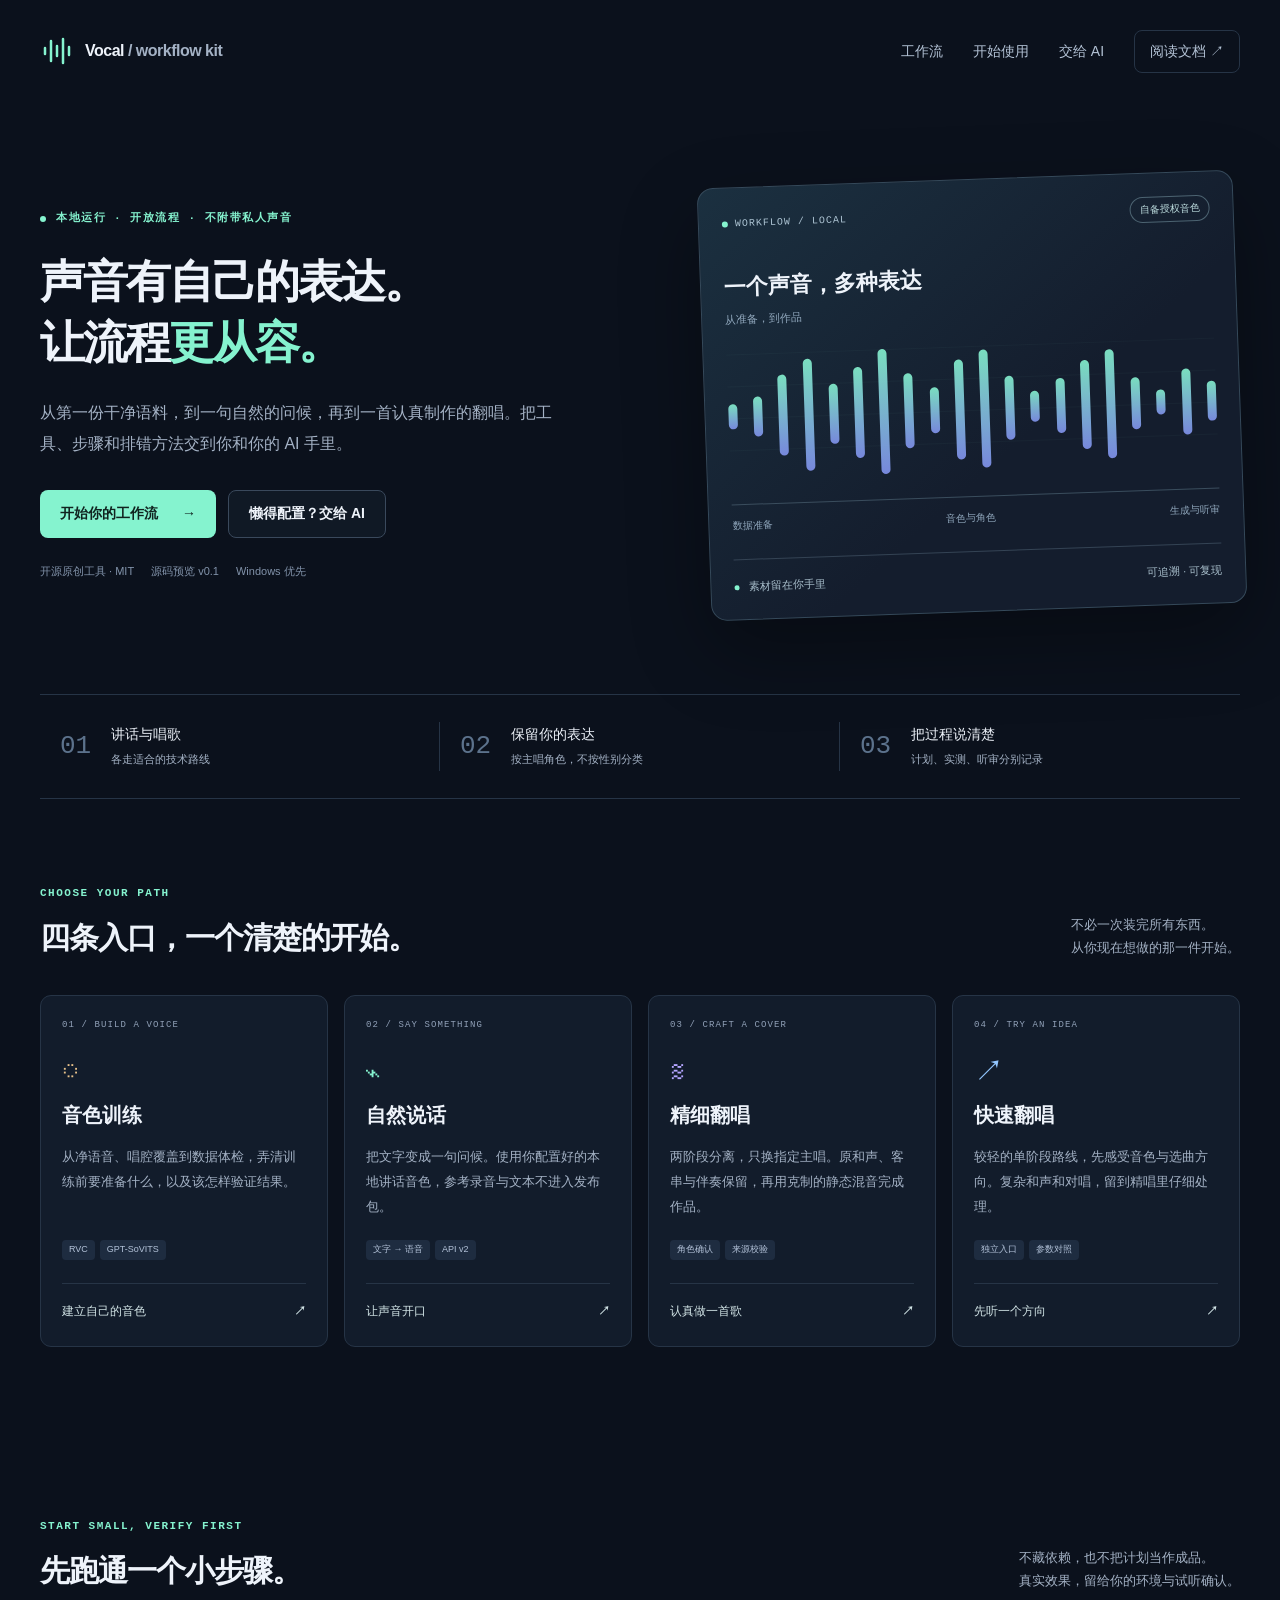
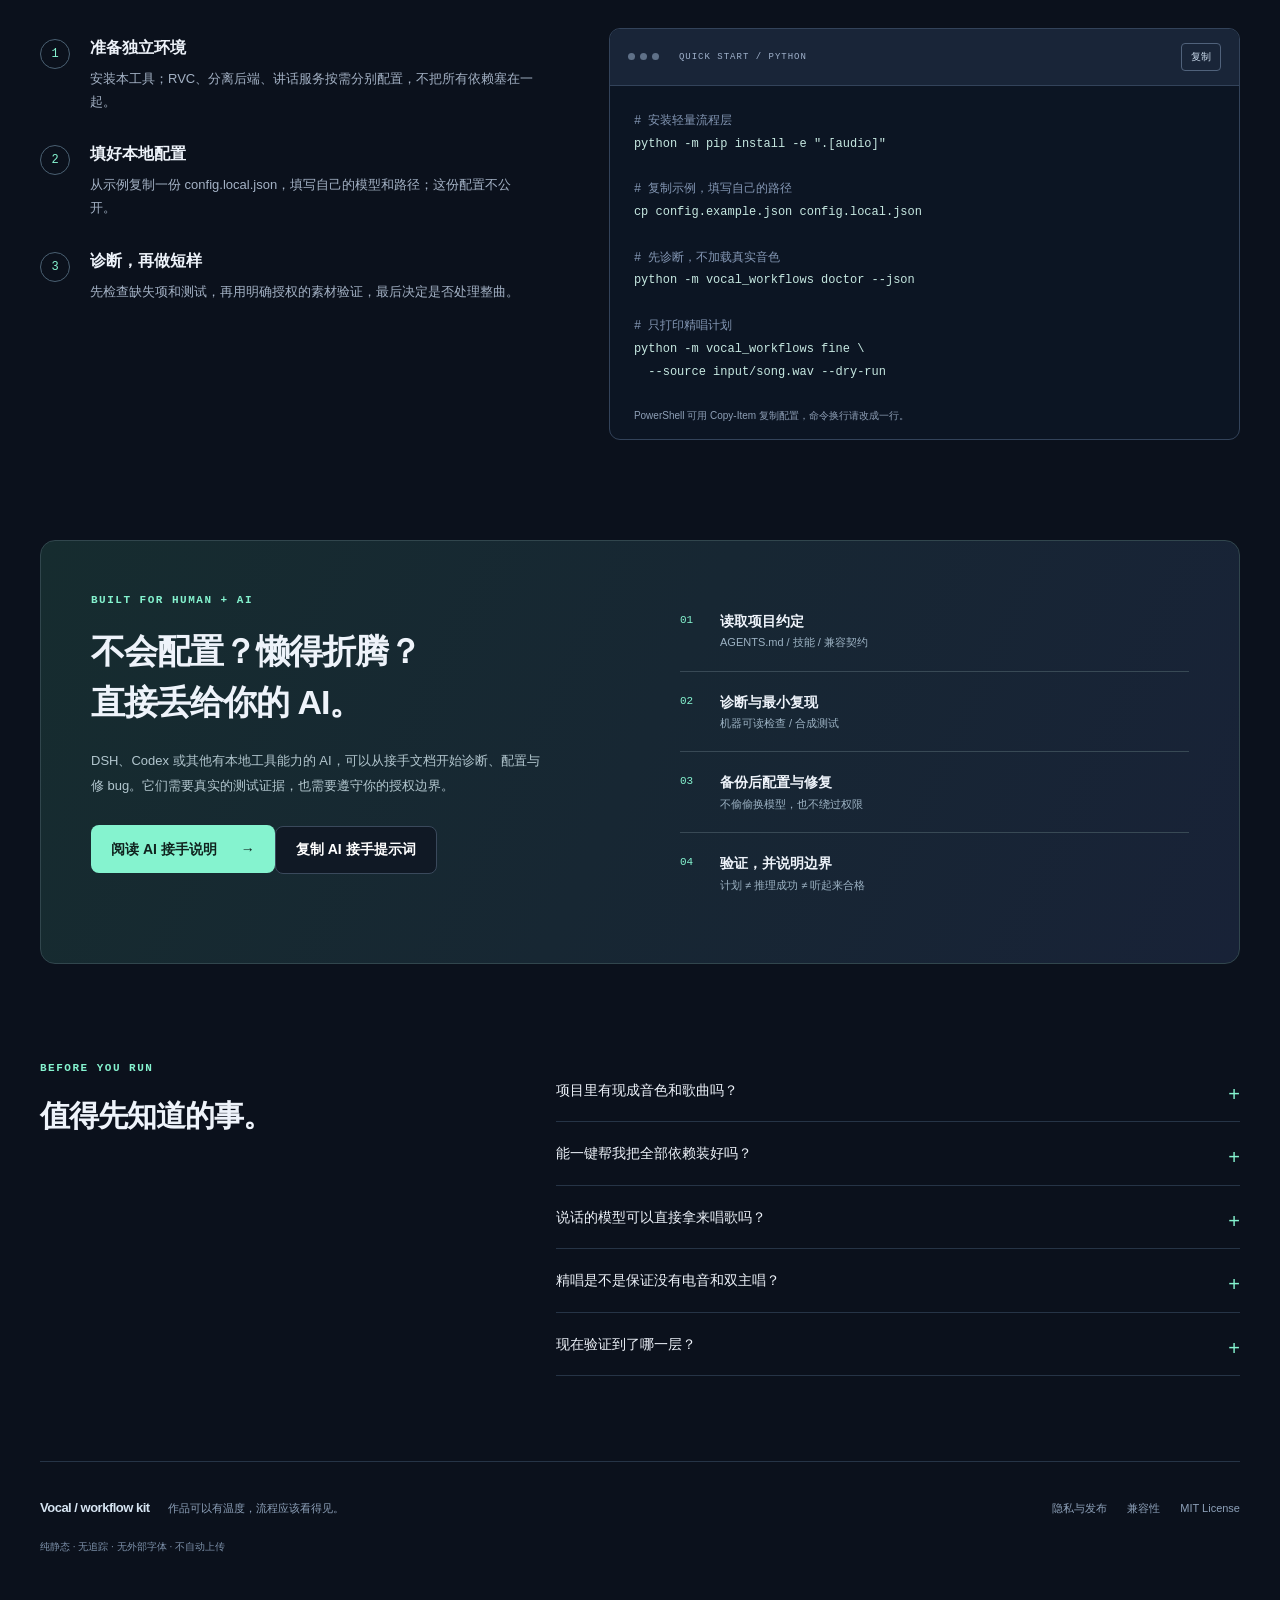
<file: index.html>
<!doctype html>
<html lang="zh-CN"><meta charset="utf-8"><meta name="viewport" content="width=device-width,initial-scale=1"><meta http-equiv="refresh" content="0;url=docs/index.html"><title>Vocal Workflow Kit</title><a href="docs/index.html">进入 Vocal Workflow Kit 项目主页</a></html>
</file>
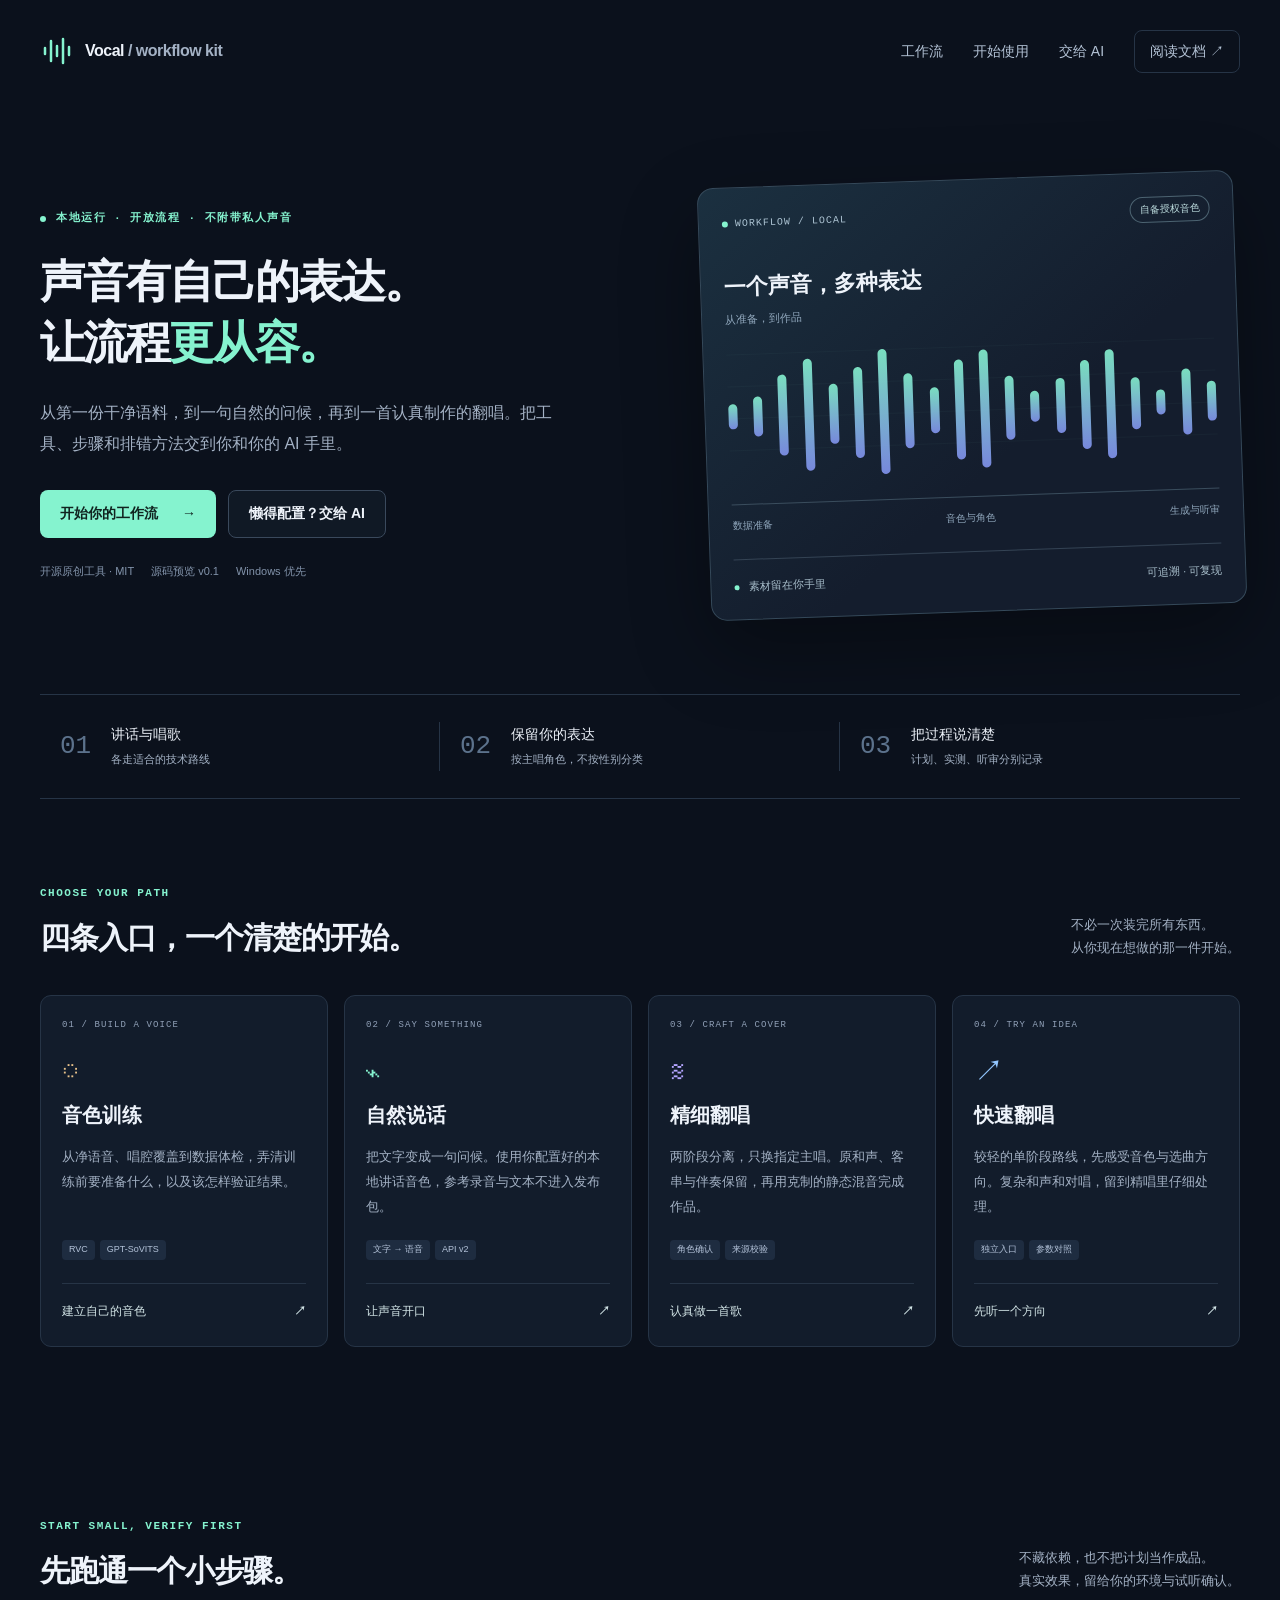
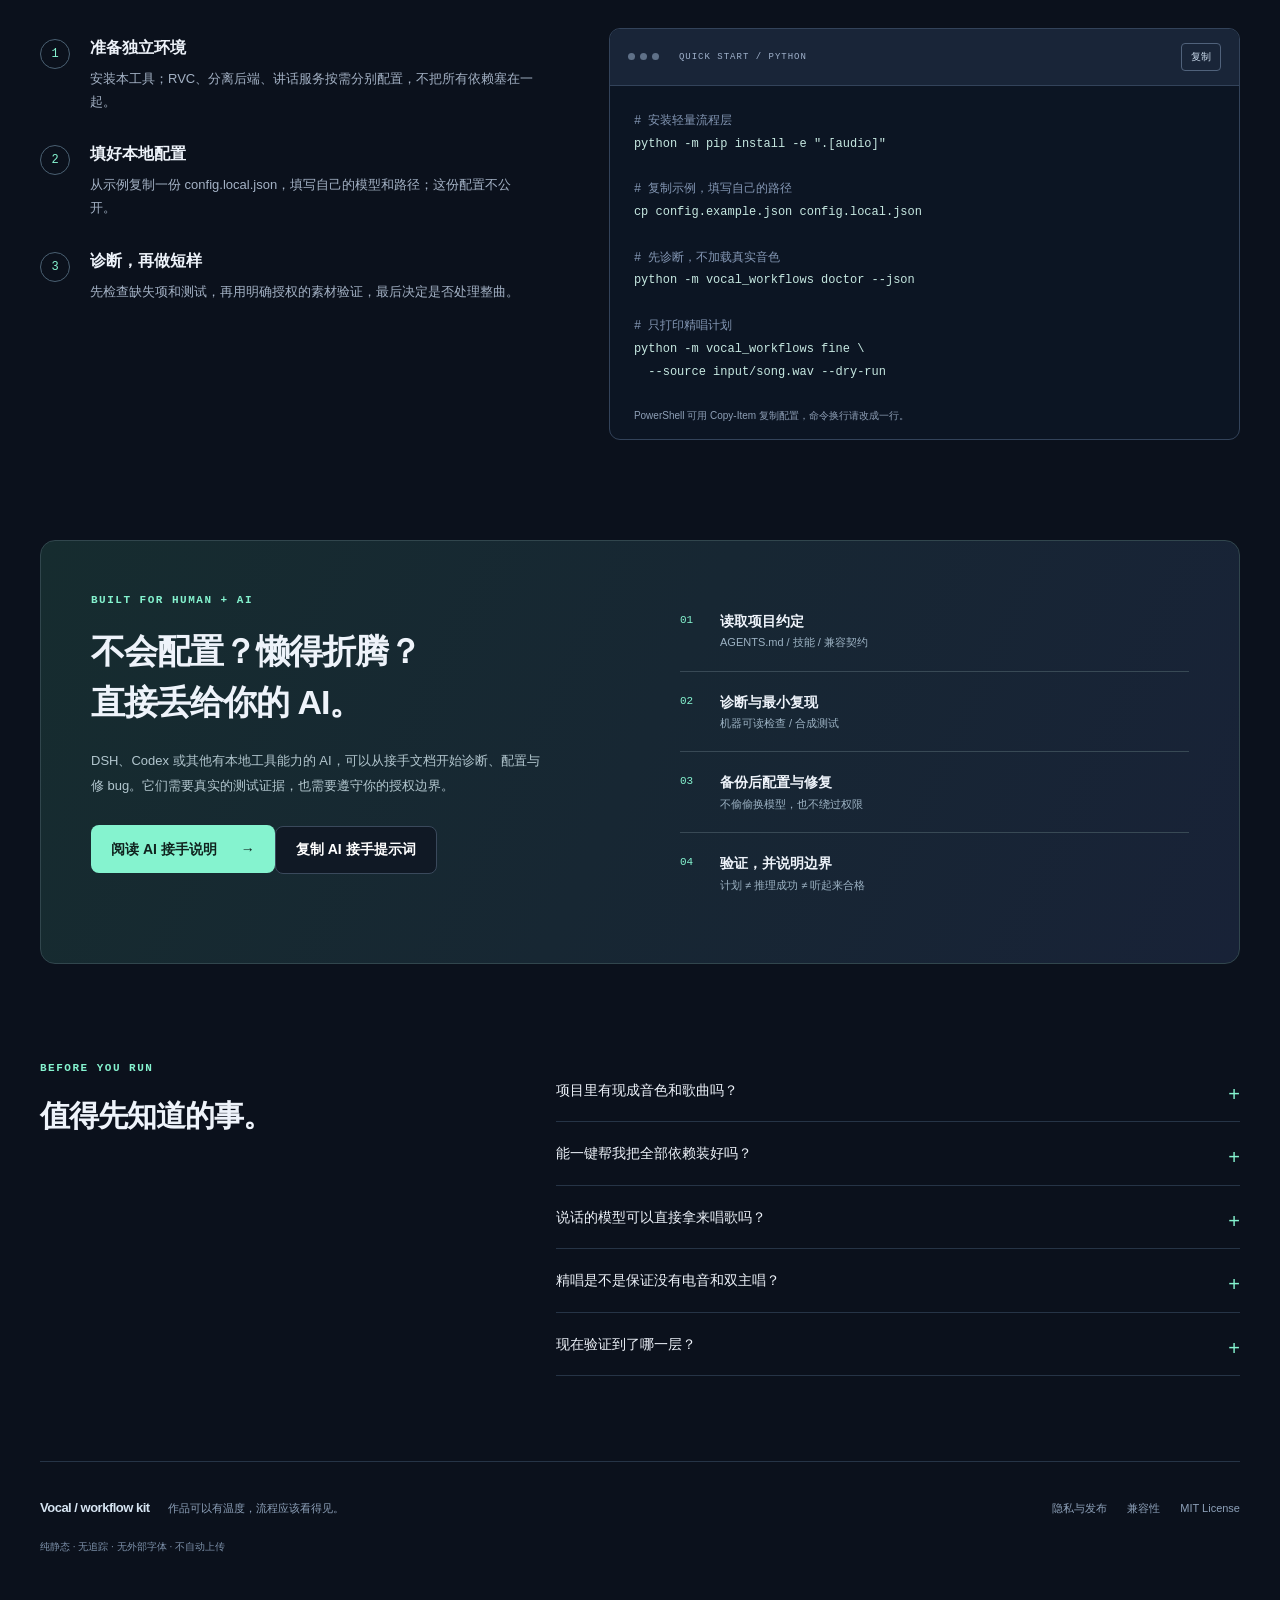
<file: docs/index.html>
<!doctype html>
<html lang="zh-CN">
<head><meta charset="utf-8"><meta name="viewport" content="width=device-width,initial-scale=1"><meta name="description" content="本地讲话与唱歌的开放工作流：音色训练、GPT-SoVITS讲话、RVC精唱与快速翻唱。可交给你的AI配置与排错，不附带私人声音。"><meta name="color-scheme" content="dark"><title>Vocal Workflow Kit · 让声音成为作品</title><link rel="stylesheet" href="assets/site.css"></head>
<body>
<a class="skip" href="#main">跳到正文</a>
<header class="nav wrap"><a href="#" class="brand" aria-label="Vocal Workflow Kit 首页"><svg viewBox="0 0 32 32" aria-hidden="true"><path d="M5 13v6m6-13v20m6-15v10m6-17v24m6-16v8"/></svg><span>Vocal<span class="muted"> / workflow kit</span></span></a><nav aria-label="主导航"><a href="#workflows">工作流</a><a href="#start">开始使用</a><a href="#ai">交给 AI</a><a href="INDEX.md" class="nav-doc">阅读文档 <span aria-hidden="true">↗</span></a></nav></header>
<main id="main">
<section class="hero wrap"><div class="hero-copy"><p class="eyebrow"><i></i> 本地运行 · 开放流程 · 不附带私人声音</p><h1>声音有自己的表达。<br>让流程<span class="accent">更从容。</span></h1><p class="lede">从第一份干净语料，到一句自然的问候，再到一首认真制作的翻唱。把工具、步骤和排错方法交到你和你的 AI 手里。</p><div class="hero-actions"><a class="button primary" href="#start">开始你的工作流 <span aria-hidden="true">→</span></a><a class="button secondary" href="../AI_HANDOFF.md">懒得配置？交给 AI</a></div><div class="hero-meta"><span>开源原创工具 · MIT</span><span>源码预览 v0.1</span><span>Windows 优先</span></div></div>
<div class="studio" aria-label="声音工作流示意，不是真实音频演示"><div class="studio-top"><span class="tiny"><i></i> WORKFLOW / LOCAL</span><span class="pill">自备授权音色</span></div><div class="studio-title"><span>一个声音，多种表达</span><small>从准备，到作品</small></div><div class="wave" aria-hidden="true"><b style="--h:20%"></b><b style="--h:32%"></b><b style="--h:65%"></b><b style="--h:90%"></b><b style="--h:48%"></b><b style="--h:73%"></b><b style="--h:100%"></b><b style="--h:60%"></b><b style="--h:37%"></b><b style="--h:80%"></b><b style="--h:94%"></b><b style="--h:51%"></b><b style="--h:25%"></b><b style="--h:44%"></b><b style="--h:71%"></b><b style="--h:87%"></b><b style="--h:42%"></b><b style="--h:20%"></b><b style="--h:53%"></b><b style="--h:32%"></b></div><div class="timeline"><span>数据准备</span><span>音色与角色</span><span>生成与听审</span></div><div class="studio-bottom"><div><span class="dot"></span> 素材留在你手里</div><span>可追溯 · 可复现</span></div></div></section>
<div class="principles wrap"><div><strong>01</strong><span>讲话与唱歌<br><small>各走适合的技术路线</small></span></div><div><strong>02</strong><span>保留你的表达<br><small>按主唱角色，不按性别分类</small></span></div><div><strong>03</strong><span>把过程说清楚<br><small>计划、实测、听审分别记录</small></span></div></div>
<section class="section wrap" id="workflows"><div class="section-head"><div><p class="eyebrow">CHOOSE YOUR PATH</p><h2>四条入口，一个清楚的开始。</h2></div><p>不必一次装完所有东西。<br>从你现在想做的那一件开始。</p></div><div class="cards">
<a class="card" href="01-training.md"><span class="card-no">01 / BUILD A VOICE</span><div class="icon amber" aria-hidden="true">◌</div><h3>音色训练</h3><p>从净语音、唱腔覆盖到数据体检，弄清训练前要准备什么，以及该怎样验证结果。</p><div class="tags"><span>RVC</span><span>GPT-SoVITS</span></div><span class="card-link">建立自己的音色 <b>↗</b></span></a>
<a class="card" href="04-speech.md"><span class="card-no">02 / SAY SOMETHING</span><div class="icon mint" aria-hidden="true">⌁</div><h3>自然说话</h3><p>把文字变成一句问候。使用你配置好的本地讲话音色，参考录音与文本不进入发布包。</p><div class="tags"><span>文字 → 语音</span><span>API v2</span></div><span class="card-link">让声音开口 <b>↗</b></span></a>
<a class="card" href="02-fine.md"><span class="card-no">03 / CRAFT A COVER</span><div class="icon lilac" aria-hidden="true">≋</div><h3>精细翻唱</h3><p>两阶段分离，只换指定主唱。原和声、客串与伴奏保留，再用克制的静态混音完成作品。</p><div class="tags"><span>角色确认</span><span>来源校验</span></div><span class="card-link">认真做一首歌 <b>↗</b></span></a>
<a class="card" href="03-quick.md"><span class="card-no">04 / TRY AN IDEA</span><div class="icon sky" aria-hidden="true">↗</div><h3>快速翻唱</h3><p>较轻的单阶段路线，先感受音色与选曲方向。复杂和声和对唱，留到精唱里仔细处理。</p><div class="tags"><span>独立入口</span><span>参数对照</span></div><span class="card-link">先听一个方向 <b>↗</b></span></a>
</div></section>
<section class="section wrap" id="start"><div class="section-head"><div><p class="eyebrow">START SMALL, VERIFY FIRST</p><h2>先跑通一个小步骤。</h2></div><p>不藏依赖，也不把计划当作成品。<br>真实效果，留给你的环境与试听确认。</p></div><div class="start-grid"><ol class="steps"><li><span>1</span><div><h3>准备独立环境</h3><p>安装本工具；RVC、分离后端、讲话服务按需分别配置，不把所有依赖塞在一起。</p></div></li><li><span>2</span><div><h3>填好本地配置</h3><p>从示例复制一份 config.local.json，填写自己的模型和路径；这份配置不公开。</p></div></li><li><span>3</span><div><h3>诊断，再做短样</h3><p>先检查缺失项和测试，再用明确授权的素材验证，最后决定是否处理整曲。</p></div></li></ol><div class="terminal"><div class="terminal-bar"><span><i></i><i></i><i></i></span><small>QUICK START / PYTHON</small><button type="button" id="copy" aria-label="复制快速开始命令">复制</button></div><pre id="commands"><code><span class="comment"># 安装轻量流程层</span>
python -m pip install -e ".[audio]"

<span class="comment"># 复制示例，填写自己的路径</span>
cp config.example.json config.local.json

<span class="comment"># 先诊断，不加载真实音色</span>
python -m vocal_workflows doctor --json

<span class="comment"># 只打印精唱计划</span>
python -m vocal_workflows fine \
  --source input/song.wav --dry-run</code></pre><p class="terminal-note">PowerShell 可用 Copy-Item 复制配置，命令换行请改成一行。</p></div></div></section>
<section class="ai-section wrap" id="ai"><div><p class="eyebrow">BUILT FOR HUMAN + AI</p><h2>不会配置？懒得折腾？<br>直接丢给你的 AI。</h2><p>DSH、Codex 或其他有本地工具能力的 AI，可以从接手文档开始诊断、配置与修 bug。它们需要真实的测试证据，也需要遵守你的授权边界。</p><a href="../AI_HANDOFF.md" class="button primary">阅读 AI 接手说明 <span aria-hidden="true">→</span></a><button type="button" class="button secondary" id="copy-ai">复制 AI 接手提示词</button><p id="ai-copy-status" role="status" aria-live="polite"></p></div><div class="ai-flow"><div><span>01</span><strong>读取项目约定</strong><small>AGENTS.md / 技能 / 兼容契约</small></div><div><span>02</span><strong>诊断与最小复现</strong><small>机器可读检查 / 合成测试</small></div><div><span>03</span><strong>备份后配置与修复</strong><small>不偷偷换模型，也不绕过权限</small></div><div><span>04</span><strong>验证，并说明边界</strong><small>计划 ≠ 推理成功 ≠ 听起来合格</small></div></div></section>
<section class="section wrap faq"><div><p class="eyebrow">BEFORE YOU RUN</p><h2>值得先知道的事。</h2></div><div><details><summary>项目里有现成音色和歌曲吗？</summary><p>没有。只提供通用代码、文档、示例和合成测试。请自行准备有授权的素材、模型与参考录音。</p></details><details><summary>能一键帮我把全部依赖装好吗？</summary><p>AI 接手说明可以帮助配置，但仍受宿主权限和授权范围约束。上游版本、模型与环境需要核对，下载和训练不会自动开始。</p></details><details><summary>说话的模型可以直接拿来唱歌吗？</summary><p>本工具的讲话路线使用 GPT-SoVITS，翻唱路线使用 RVC，两类权重不能互换。RVC 也不是从歌词自动作曲。</p></details><details><summary>精唱是不是保证没有电音和双主唱？</summary><p>不能保证。输入、训练覆盖和分离误差都会影响效果。项目保留来源和参数记录，要求检查角色与交叠处，听审仍由使用者完成。</p></details><details><summary>现在验证到了哪一层？</summary><p>源码预览包含计划、替身编排、合成音频与模拟讲话接口测试。完整真实后端需在你的环境用授权短样验收；不冒充所有设备都已跑通。</p></details></div></section>
</main>
<footer class="wrap"><div class="brand">Vocal / workflow kit</div><p>作品可以有温度，流程应该看得见。</p><div><a href="privacy-and-release.md">隐私与发布</a><a href="compatibility.md">兼容性</a><a href="../LICENSE">MIT License</a></div><small>纯静态 · 无追踪 · 无外部字体 · 不自动上传</small></footer>
<script src="assets/site.js"></script></body></html>
</file>
<file: docs/assets/site.css>
:root{--bg:#0b111c;--panel:#121c2b;--panel2:#172334;--text:#eef3fa;--muted:#a4b2c5;--line:#263446;--mint:#85f3cf;--lilac:#b4a5ff}*{box-sizing:border-box}html{scroll-behavior:smooth;scroll-padding-top:32px}body{margin:0;background:var(--bg);color:var(--text);font:16px/1.75 Inter,"Segoe UI","Microsoft YaHei",sans-serif}a{color:inherit;text-decoration:none}button,a,summary{touch-action:manipulation}a:focus-visible,button:focus-visible,summary:focus-visible{outline:3px solid var(--mint);outline-offset:6px}button,summary{cursor:pointer}.wrap{width:min(1200px,calc(100% - 80px));margin:auto}.muted{color:var(--muted)}.skip{position:fixed;left:16px;top:-80px;padding:8px 20px;background:var(--mint);color:#09131c;z-index:5}.skip:focus{top:16px}.nav{display:flex;align-items:center;justify-content:space-between;gap:24px;padding:30px 0}.brand{display:flex;align-items:center;gap:13px;font-weight:700;letter-spacing:-.5px}.brand svg{width:32px;stroke:var(--mint);stroke-width:2.5;stroke-linecap:round;fill:none}.nav nav{display:flex;align-items:center;gap:30px;font-size:14px;color:#b4c3d6}.nav a:hover{color:var(--mint)}.nav-doc{border:1px solid var(--line);padding:8px 15px;border-radius:8px}.hero{padding:76px 0 82px;display:grid;grid-template-columns:1.12fr 1fr;align-items:center;gap:64px}.eyebrow{font-family:"Cascadia Code",Consolas,monospace;color:var(--mint);font-size:11px;font-weight:600;letter-spacing:1.5px;margin:0 0 23px;display:flex;align-items:center;gap:10px}.eyebrow i,.tiny i,.dot{display:inline-block;width:6px;height:6px;border-radius:50%;background:var(--mint)}h1{font-size:clamp(35px,3.5vw,51px);letter-spacing:-2px;line-height:1.35;margin:0 0 25px;font-weight:750}.accent{color:var(--mint)}.lede{color:var(--muted);max-width:540px;margin:0 0 30px;font-size:16px;line-height:1.95}.hero-actions{display:flex;gap:12px;flex-wrap:wrap}.button{display:inline-flex;justify-content:center;align-items:center;gap:24px;min-height:48px;padding:10px 20px;border-radius:8px;font-size:14px;font-weight:700;transition:background .2s,color .2s,transform .2s}.primary{background:var(--mint);color:#10231f}.primary:hover{background:#a5ffdf;transform:translateY(-2px)}.secondary{border:1px solid #3a495c;background:#101925}.secondary:hover{background:#1e2a3c}.hero-meta{display:flex;flex-wrap:wrap;gap:17px;color:#8293aa;font-size:11px;margin-top:24px}.studio{position:relative;background:linear-gradient(140deg,#1b3040,#141d2d 60%);border:1px solid #35495a;border-radius:16px;padding:23px;box-shadow:0 30px 80px #0005;transform:rotate(-2deg)}.studio-top{display:flex;align-items:center;justify-content:space-between;gap:10px}.tiny{font:10px "Cascadia Code",Consolas,monospace;letter-spacing:1px;color:#aec5d4;display:flex;align-items:center;gap:7px}.pill{font-size:10px;border:1px solid #4c6371;border-radius:20px;padding:3px 9px;color:#bcdbdd}.studio-title{display:flex;flex-direction:column;margin-top:31px;font-size:22px;font-weight:600}.studio-title small{font-size:11px;color:#90a7bc;font-weight:400;margin-top:4px}.wave{height:125px;display:flex;align-items:center;justify-content:space-between;gap:7px;margin:25px 0;background:linear-gradient(#91eccc08 1px,transparent 1px) 0 0/100% 32px}.wave b{display:block;height:var(--h);width:9px;border-radius:20px;background:linear-gradient(var(--mint),#8293ef);opacity:.9}.timeline{display:flex;justify-content:space-between;color:#90a7bc;font-size:10px;border-top:1px solid #3a4d5d;padding-top:12px}.studio-bottom{border-top:1px solid #344354;margin-top:24px;padding-top:17px;display:flex;justify-content:space-between;font-size:11px;color:#a7bdca}.dot{width:5px;height:5px;margin-right:6px}.principles{display:grid;grid-template-columns:repeat(3,1fr);border-top:1px solid var(--line);border-bottom:1px solid var(--line);padding:27px 0}.principles>div{display:flex;gap:20px;align-items:center;padding-left:20px;border-right:1px solid var(--line)}.principles>div:last-child{border:0}.principles strong{font:26px "Cascadia Code",Consolas,monospace;color:#5c728c}.principles span{font-size:14px}.principles small{font-size:11px;color:var(--muted)}.section{padding:85px 0}.section-head{display:flex;justify-content:space-between;gap:30px;align-items:end;margin-bottom:35px}.section-head .eyebrow{margin-bottom:12px}h2{font-size:30px;line-height:1.5;letter-spacing:-1px;margin:0}.section-head>p{font-size:13px;line-height:1.8;color:var(--muted);margin:0}.cards{display:grid;grid-template-columns:repeat(4,1fr);gap:16px}.card{display:flex;flex-direction:column;padding:24px 21px;background:var(--panel);border:1px solid var(--line);border-radius:11px;transition:border-color .2s,transform .2s}.card:hover{border-color:#6cb2a6;transform:translateY(-4px)}.card-no{font:9px "Cascadia Code",Consolas,monospace;letter-spacing:1.1px;color:#91a1b8}.icon{font-size:30px;margin:26px 0 12px;line-height:1}.amber{color:#e7c18a}.mint{color:var(--mint)}.lilac{color:var(--lilac)}.sky{color:#93c6ff}.card h3{font-size:20px;margin:0 0 11px}.card p{color:var(--muted);font-size:13px;line-height:1.95;margin:0 0 20px}.tags{display:flex;gap:5px;flex-wrap:wrap;margin-top:auto}.tags span{font-size:9px;padding:2px 7px;color:#b3c2d8;border-radius:4px;background:#1e2c40}.card-link{font-size:12px;border-top:1px solid var(--line);margin-top:23px;padding-top:17px;color:#d2e4e6;display:flex;justify-content:space-between}.start-grid{display:grid;grid-template-columns:.9fr 1.15fr;gap:75px}.steps{list-style:none;padding:6px 0;margin:0}.steps li{display:flex;gap:20px;margin-bottom:27px}.steps li>span{flex-shrink:0;font:12px "Cascadia Code",Consolas,monospace;border:1px solid #4a6072;width:30px;height:30px;border-radius:50%;display:grid;place-items:center;color:var(--mint);margin-top:5px}.steps h3{font-size:16px;margin:0 0 6px}.steps p{color:var(--muted);font-size:13px;margin:0}.terminal{border:1px solid #33435a;border-radius:11px;overflow:hidden;background:#0c1523;min-width:0}.terminal-bar{padding:14px 18px;display:flex;align-items:center;gap:20px;background:#192538;border-bottom:1px solid #33435a}.terminal-bar>span{display:flex;gap:5px}.terminal-bar i{width:7px;height:7px;border-radius:50%;background:#5f7188}.terminal-bar small{font:9px "Cascadia Code",Consolas,monospace;color:#a0b2cc;letter-spacing:1px}.terminal-bar button{margin-left:auto;background:transparent;border:1px solid #50627b;color:#c8d8e9;border-radius:4px;padding:3px 9px;font-size:10px;min-height:28px}.terminal-bar button:hover{background:#2c4059}pre{margin:0;padding:24px;overflow:auto;color:#c6e8e1;font:12px/1.9 "Cascadia Code",Consolas,monospace;white-space:pre-wrap;overflow-wrap:anywhere}.comment{color:#8396b3}.terminal-note{padding:0 24px 14px;color:#8e9fb6;font-size:10px;margin:0}.ai-section{background:linear-gradient(115deg,#162c2f,#182237);padding:50px;border:1px solid #31464d;border-radius:15px;display:grid;grid-template-columns:1fr 1fr;gap:80px;margin-top:15px;margin-bottom:10px}.ai-section .eyebrow{margin-bottom:16px}.ai-section h2{font-size:34px}.ai-section p:not(.eyebrow){font-size:13px;color:#b2c6ce;margin:20px 0 26px;max-width:450px;line-height:1.95}.ai-flow{display:flex;flex-direction:column;justify-content:center}.ai-flow>div{position:relative;display:grid;grid-template-columns:40px 1fr;padding:18px 0;border-bottom:1px solid #384955}.ai-flow>div:last-child{border:0}.ai-flow span{grid-row:1/3;color:var(--mint);font:11px "Cascadia Code",Consolas,monospace;padding-top:5px}.ai-flow strong{font-size:14px}.ai-flow small{font-size:11px;color:#9cb2c3}.faq{display:grid;grid-template-columns:.8fr 1.2fr;gap:60px}.faq .eyebrow{margin-bottom:15px}details{border-bottom:1px solid var(--line)}summary{font-size:14px;padding:19px 0;list-style:none;position:relative;padding-right:25px}summary::-webkit-details-marker{display:none}summary:after{content:'+';position:absolute;right:0;top:18px;color:var(--mint);font-size:20px}details[open] summary:after{content:'−'}details p{font-size:13px;color:var(--muted);margin:0 0 22px;line-height:1.9}footer{border-top:1px solid var(--line);padding:35px 0 45px;display:flex;flex-wrap:wrap;gap:18px;align-items:center;font-size:11px;color:#8da0b8}footer .brand{color:#d6e4f1;font-size:13px}footer p{margin:0}footer>div:last-of-type{display:flex;gap:20px;margin-left:auto}footer a:hover{color:var(--mint)}footer small{width:100%;font-size:10px;color:#7d91aa}@media(max-width:1000px){.wrap{width:calc(100% - 48px)}.hero{gap:32px;padding-top:55px}.cards{grid-template-columns:repeat(2,1fr)}.ai-section{gap:40px;padding:36px}.start-grid{gap:32px}.hero-meta{gap:10px}.studio{padding:18px}.pill{display:none}.principles>div{gap:12px;padding-left:8px}}@media(max-width:680px){.wrap{width:calc(100% - 36px)}.nav{padding:21px 0}.brand{font-size:13px}.brand svg{width:26px}.nav nav{gap:16px}.nav nav>a:not(.nav-doc){display:none}.nav-doc{padding:5px 9px;font-size:11px}.hero{grid-template-columns:1fr;padding:36px 0 45px;gap:42px}.eyebrow{font-size:9px;letter-spacing:1px}h1{font-size:36px;letter-spacing:-1.7px}.lede{font-size:14px}.studio{transform:none;max-width:100%}.wave{height:110px}.hero-meta{font-size:10px}.principles{grid-template-columns:1fr;padding:6px 0}.principles>div{border-right:0;border-bottom:1px solid var(--line);padding:14px 4px}.principles span{font-size:13px}.principles small{font-size:11px}.principles br{display:none}.principles small{margin-left:14px}.section{padding:50px 0}.section-head{display:block;margin-bottom:25px}.section-head>p{margin-top:15px;font-size:12px}h2{font-size:25px}.cards{grid-template-columns:1fr}.card{padding:23px}.icon{margin-top:20px}.card p{font-size:14px}.card-no{font-size:10px}.start-grid{grid-template-columns:1fr;gap:12px}.ai-section{grid-template-columns:1fr;gap:20px;padding:27px 22px}.ai-section h2{font-size:28px}.faq{grid-template-columns:1fr;gap:20px}footer{gap:12px}footer>div:last-of-type{margin-left:0;width:100%;font-size:12px}.button{gap:14px;font-size:13px;padding:10px 16px}pre{font-size:11px;padding:20px}.terminal-bar{gap:12px}.studio-title{font-size:21px}}@media(prefers-reduced-motion:reduce){html{scroll-behavior:auto}*{transition:none!important;transform:none!important}}
</file>
